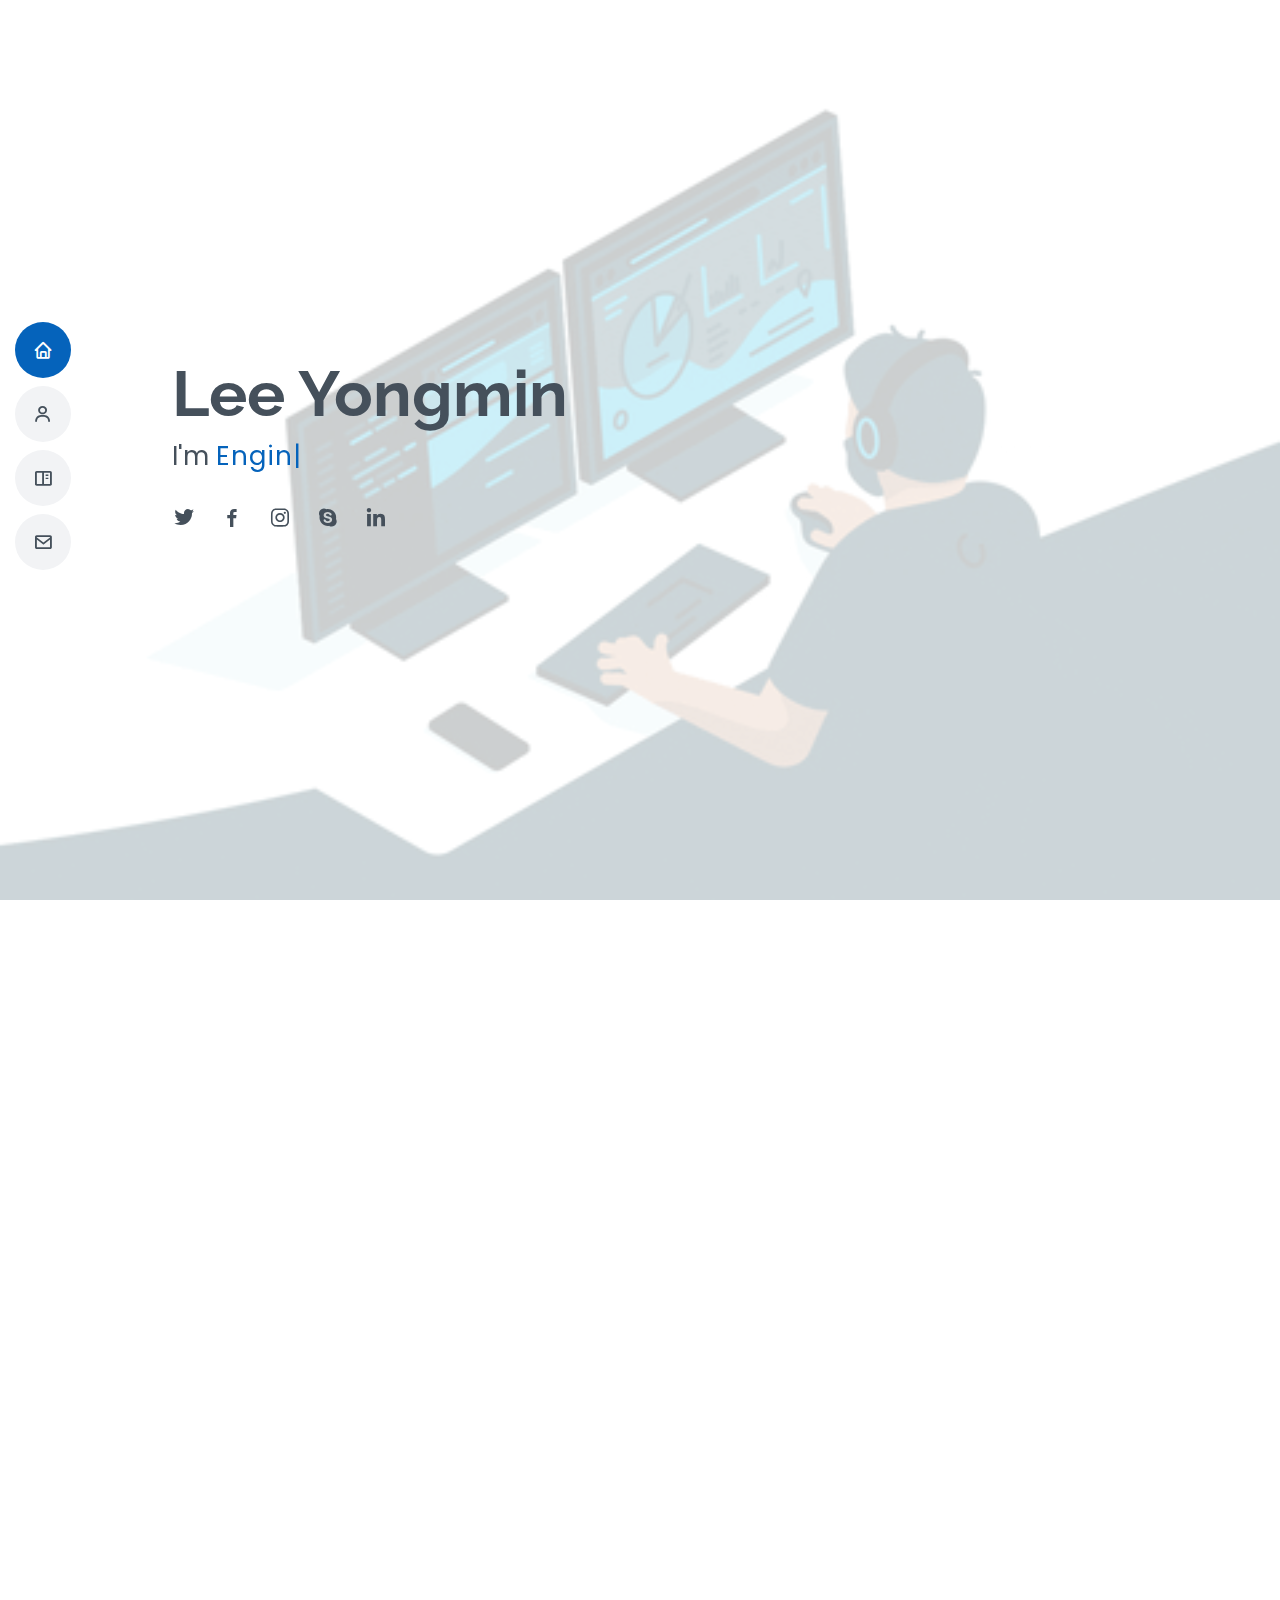
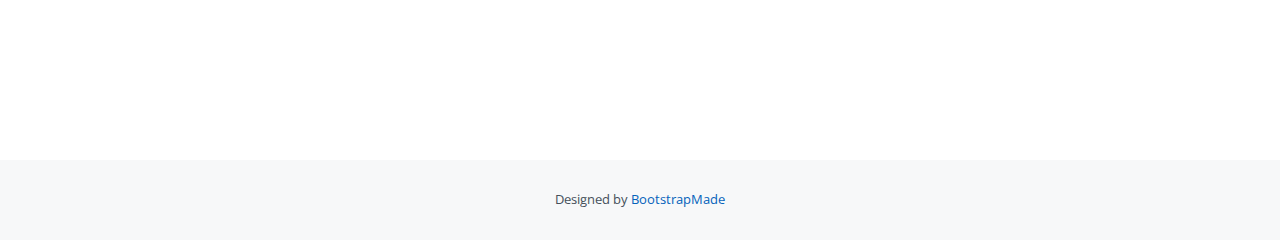
<file: index.html>
<!DOCTYPE html>
<html lang="en">

<head>
  <meta charset="utf-8">
  <meta content="width=device-width, initial-scale=1.0" name="viewport">

  <title>Welcome Lee Yongmin Portfolio</title>
  <meta content="" name="description">
  <meta content="" name="keywords">

  <!-- Favicons -->
  <link href="assets/img/favicon.png" rel="icon">
  <link href="assets/img/apple-touch-icon.png" rel="apple-touch-icon">

  <!-- Google Fonts -->
  <link href="https://fonts.googleapis.com/css?family=Open+Sans:300,300i,400,400i,600,600i,700,700i|Raleway:300,300i,400,400i,500,500i,600,600i,700,700i|Poppins:300,300i,400,400i,500,500i,600,600i,700,700i" rel="stylesheet">

  <!-- Vendor CSS Files -->
  <link href="assets/vendor/aos/aos.css" rel="stylesheet">
  <link href="assets/vendor/bootstrap/css/bootstrap.min.css" rel="stylesheet">
  <link href="assets/vendor/bootstrap-icons/bootstrap-icons.css" rel="stylesheet">
  <link href="assets/vendor/boxicons/css/boxicons.min.css" rel="stylesheet">
  <link href="assets/vendor/glightbox/css/glightbox.min.css" rel="stylesheet">
  <link href="assets/vendor/swiper/swiper-bundle.min.css" rel="stylesheet">

  <!-- Template Main CSS File -->
  <link href="assets/css/style.css" rel="stylesheet">

  <!-- =======================================================
  * Template Name: MyResume
  * Template URL: https://bootstrapmade.com/free-html-bootstrap-template-my-resume/
  * Updated: Mar 17 2024 with Bootstrap v5.3.3
  * Author: BootstrapMade.com
  * License: https://bootstrapmade.com/license/
  ======================================================== -->
</head>

<body>

  <!-- ======= Mobile nav toggle button ======= -->
  <!-- <button type="button" class="mobile-nav-toggle d-xl-none"><i class="bi bi-list mobile-nav-toggle"></i></button> -->
  <i class="bi bi-list mobile-nav-toggle d-lg-none"></i>
  <!-- ======= Header ======= -->
  <header id="header" class="d-flex flex-column justify-content-center">

    <nav id="navbar" class="navbar nav-menu">
      <ul>
        <li><a href="#hero" class="nav-link scrollto active"><i class="bx bx-home"></i> <span>Home</span></a></li>
        <li><a href="#about" class="nav-link scrollto"><i class="bx bx-user"></i> <span>About</span></a></li>
        <!-- <li><a href="#resume" class="nav-link scrollto"><i class="bx bx-file-blank"></i> <span>Resume</span></a></li> -->
        <li><a href="#portfolio" class="nav-link scrollto"><i class="bx bx-book-content"></i> <span>Portfolio</span></a></li>
        <!-- <li><a href="#services" class="nav-link scrollto"><i class="bx bx-server"></i> <span>Services</span></a></li> -->
        <li><a href="#contact" class="nav-link scrollto"><i class="bx bx-envelope"></i> <span>Contact</span></a></li>
      </ul>
    </nav><!-- .nav-menu -->

  </header><!-- End Header -->

  <!-- ======= Hero Section ======= -->
  <section id="hero" class="d-flex flex-column justify-content-center">
    <div class="container" data-aos="zoom-in" data-aos-delay="100">
      <h1>Lee Yongmin</h1>
      <p>I'm <span class="typed" data-typed-items="Engineer, Developer"></span></p>
      <div class="social-links">
        <a href="#" class="twitter"><i class="bx bxl-twitter"></i></a>
        <a href="#" class="facebook"><i class="bx bxl-facebook"></i></a>
        <a href="#" class="instagram"><i class="bx bxl-instagram"></i></a>
        <a href="#" class="google-plus"><i class="bx bxl-skype"></i></a>
        <a href="#" class="linkedin"><i class="bx bxl-linkedin"></i></a>
      </div>
    </div>
  </section><!-- End Hero -->

  <main id="main">

    <!-- ======= About Section ======= -->
    <section id="about" class="about">
      <div class="container" data-aos="fade-up">

        <div class="section-title">
          <h2>About</h2>
          <p style="font-size: 1.2em;">고민만하면 아무것도 할 수 없다 그러니 일단 실행하자. </p>
          <P style="font-size: 1.2em;">새로운 기술을 배우는것을 좋아하는 기술자 이용민 입니다.</p>
        </div>

        <div class="row">
          <div class="col-lg-4">
            <img src="assets/img/profile-img.jpg" class="img-fluid" alt="">
          </div>
          <div class="col-lg-8 pt-4 pt-lg-0 content">
            <h3>Cloud Engineer &amp; Game Developer (Unity)</h3>
            <p class="fst-italic">
              <!-- Lorem ipsum dolor sit amet, consectetur adipiscing elit, sed do eiusmod tempor incididunt ut labore et dolore
              magna aliqua. -->
            </p>
            <div class="row">
              <div class="col-lg-6">
                <ul>
                  <li><i class="bi bi-chevron-right"></i> <strong>Birthday:</strong> <span>24 Jan 1997</span></li>
                  <li><i class="bi bi-chevron-right"></i> <strong>Phone:</strong> <span>+82 10 7402 0871</span></li>
                  <li><i class="bi bi-chevron-right"></i> <strong>City:</strong> <span>경기도 안양시 만안구</span></li>
                  <li><i class="bi bi-chevron-right"></i> <strong>Skill:</strong>
                    <span>Cloud Service (AWS, KT, NHN)
                      <br>Linux Server (3-Tier, Proxy)
                      <br>VMware (ESXi)
                      <br>Switching (VTP, VLAN, Trunking, Routing, NAT)
                      <br>Coding (C++, C#, Node.js, PHP, HTML)
                      <br>Game Engine (Unity)
                    </span></li>
                </ul>
              </div>
              <div class="col-lg-6">
                <ul>
                  <li><i class="bi bi-chevron-right"></i> <strong>Age:</strong> <span>27</span></li>
                  <li><i class="bi bi-chevron-right"></i> <strong>Degree:</strong> <span>Master</span></li>
                  <li><i class="bi bi-chevron-right"></i> <strong>PhEmailone:</strong> <span>terminus_ya@naver.com</span></li>
                  <li ><i class="bi bi-chevron-right"></i> <strong>license:</strong>
                    <span>정보처리기능사
                      <br>네트워크 관리사 2급
                    </span></li>
                </ul>
              </div>
            </div>
          </div>
        </div>

      </div>
    </section><!-- End About Section -->

    <!-- ======= Facts Section ======= -->
    <!-- <section id="facts" class="facts">
      <div class="container" data-aos="fade-up">

        <div class="section-title">
          <h2>Facts</h2>
          <p>Magnam dolores commodi suscipit. Necessitatibus eius consequatur ex aliquid fuga eum quidem. Sit sint consectetur velit. Quisquam quos quisquam cupiditate. Et nemo qui impedit suscipit alias ea. Quia fugiat sit in iste officiis commodi quidem hic quas.</p>
        </div>

        <div class="row">

          <div class="col-lg-3 col-md-6">
            <div class="count-box">
              <i class="bi bi-emoji-smile"></i>
              <span data-purecounter-start="0" data-purecounter-end="232" data-purecounter-duration="1" class="purecounter"></span>
              <p>Happy Clients</p>
            </div>
          </div>

          <div class="col-lg-3 col-md-6 mt-5 mt-md-0">
            <div class="count-box">
              <i class="bi bi-journal-richtext"></i>
              <span data-purecounter-start="0" data-purecounter-end="521" data-purecounter-duration="1" class="purecounter"></span>
              <p>Projects</p>
            </div>
          </div>

          <div class="col-lg-3 col-md-6 mt-5 mt-lg-0">
            <div class="count-box">
              <i class="bi bi-headset"></i>
              <span data-purecounter-start="0" data-purecounter-end="1463" data-purecounter-duration="1" class="purecounter"></span>
              <p>Hours Of Support</p>
            </div>
          </div>

          <div class="col-lg-3 col-md-6 mt-5 mt-lg-0">
            <div class="count-box">
              <i class="bi bi-award"></i>
              <span data-purecounter-start="0" data-purecounter-end="25" data-purecounter-duration="1" class="purecounter"></span>
              <p>Awards</p>
            </div>
          </div>

        </div>

      </div>
    </section> -->
    <!-- End Facts Section -->

    <!-- ======= Skills Section ======= -->
    <!-- <section id="skills" class="skills section-bg">
      <div class="container" data-aos="fade-up">

        <div class="section-title">
          <h2>Skills</h2>
          <p>Magnam dolores commodi suscipit. Necessitatibus eius consequatur ex aliquid fuga eum quidem. Sit sint consectetur velit. Quisquam quos quisquam cupiditate. Et nemo qui impedit suscipit alias ea. Quia fugiat sit in iste officiis commodi quidem hic quas.</p>
        </div>

        <div class="row skills-content">

          <div class="col-lg-6">

            <div class="progress">
              <span class="skill">HTML <i class="val">100%</i></span>
              <div class="progress-bar-wrap">
                <div class="progress-bar" role="progressbar" aria-valuenow="100" aria-valuemin="0" aria-valuemax="100"></div>
              </div>
            </div>

            <div class="progress">
              <span class="skill">CSS <i class="val">90%</i></span>
              <div class="progress-bar-wrap">
                <div class="progress-bar" role="progressbar" aria-valuenow="90" aria-valuemin="0" aria-valuemax="100"></div>
              </div>
            </div>

            <div class="progress">
              <span class="skill">JavaScript <i class="val">75%</i></span>
              <div class="progress-bar-wrap">
                <div class="progress-bar" role="progressbar" aria-valuenow="75" aria-valuemin="0" aria-valuemax="100"></div>
              </div>
            </div>

          </div>

          <div class="col-lg-6">

            <div class="progress">
              <span class="skill">PHP <i class="val">80%</i></span>
              <div class="progress-bar-wrap">
                <div class="progress-bar" role="progressbar" aria-valuenow="80" aria-valuemin="0" aria-valuemax="100"></div>
              </div>
            </div>

            <div class="progress">
              <span class="skill">WordPress/CMS <i class="val">90%</i></span>
              <div class="progress-bar-wrap">
                <div class="progress-bar" role="progressbar" aria-valuenow="90" aria-valuemin="0" aria-valuemax="100"></div>
              </div>
            </div>

            <div class="progress">
              <span class="skill">Photoshop <i class="val">55%</i></span>
              <div class="progress-bar-wrap">
                <div class="progress-bar" role="progressbar" aria-valuenow="55" aria-valuemin="0" aria-valuemax="100"></div>
              </div>
            </div>

          </div>

        </div>

      </div>
    </section> -->
    <!-- End Skills Section -->

    <!-- ======= Resume Section ======= -->
    <!-- <section id="resume" class="resume">
      <div class="container" data-aos="fade-up">

        <div class="section-title">
          <h2>Resume</h2>
          <p>Magnam dolores commodi suscipit. Necessitatibus eius consequatur ex aliquid fuga eum quidem. Sit sint consectetur velit. Quisquam quos quisquam cupiditate. Et nemo qui impedit suscipit alias ea. Quia fugiat sit in iste officiis commodi quidem hic quas.</p>
        </div>

        <div class="row">
          <div class="col-lg-6">
            <h3 class="resume-title">Sumary</h3>
            <div class="resume-item pb-0">
              <h4>Brandon Johnson</h4>
              <p><em>Innovative and deadline-driven Graphic Designer with 3+ years of experience designing and developing user-centered digital/print marketing material from initial concept to final, polished deliverable.</em></p>
              <ul>
                <li>Portland par 127,Orlando, FL</li>
                <li>(123) 456-7891</li>
                <li>alice.barkley@example.com</li>
              </ul>
            </div>

            <h3 class="resume-title">Education</h3>
            <div class="resume-item">
              <h4>Master of Fine Arts &amp; Graphic Design</h4>
              <h5>2015 - 2016</h5>
              <p><em>Rochester Institute of Technology, Rochester, NY</em></p>
              <p>Qui deserunt veniam. Et sed aliquam labore tempore sed quisquam iusto autem sit. Ea vero voluptatum qui ut dignissimos deleniti nerada porti sand markend</p>
            </div>
            <div class="resume-item">
              <h4>Bachelor of Fine Arts &amp; Graphic Design</h4>
              <h5>2010 - 2014</h5>
              <p><em>Rochester Institute of Technology, Rochester, NY</em></p>
              <p>Quia nobis sequi est occaecati aut. Repudiandae et iusto quae reiciendis et quis Eius vel ratione eius unde vitae rerum voluptates asperiores voluptatem Earum molestiae consequatur neque etlon sader mart dila</p>
            </div>
          </div>
          <div class="col-lg-6">
            <h3 class="resume-title">Professional Experience</h3>
            <div class="resume-item">
              <h4>Senior graphic design specialist</h4>
              <h5>2019 - Present</h5>
              <p><em>Experion, New York, NY </em></p>
              <ul>
                <li>Lead in the design, development, and implementation of the graphic, layout, and production communication materials</li>
                <li>Delegate tasks to the 7 members of the design team and provide counsel on all aspects of the project. </li>
                <li>Supervise the assessment of all graphic materials in order to ensure quality and accuracy of the design</li>
                <li>Oversee the efficient use of production project budgets ranging from $2,000 - $25,000</li>
              </ul>
            </div>
            <div class="resume-item">
              <h4>Graphic design specialist</h4>
              <h5>2017 - 2018</h5>
              <p><em>Stepping Stone Advertising, New York, NY</em></p>
              <ul>
                <li>Developed numerous marketing programs (logos, brochures,infographics, presentations, and advertisements).</li>
                <li>Managed up to 5 projects or tasks at a given time while under pressure</li>
                <li>Recommended and consulted with clients on the most appropriate graphic design</li>
                <li>Created 4+ design presentations and proposals a month for clients and account managers</li>
              </ul>
            </div>
          </div>
        </div>

      </div>
    </section> -->
    <!-- End Resume Section -->

    <!-- ======= Portfolio Section ======= -->
    <section id="portfolio" class="portfolio section-bg">
      <div class="container" data-aos="fade-up">

        <div class="section-title">
          <h2>Portfolio</h2>
        </div>

        <div class="row">
          <div class="col-lg-12 d-flex justify-content-center" data-aos="fade-up" data-aos-delay="100">
            <ul id="portfolio-flters">
              <li data-filter="*" class="filter-active">All</li>
              <li data-filter=".filter-onpre">On-Premise</li>
              <li data-filter=".filter-nhn">NHN Cloud</li>
              <li data-filter=".filter-multi">AWS & KT Multi Cloud</li>
              <li data-filter=".filter-unity">Unity Game</li>
            </ul>
          </div>
        </div>

        <div class="row portfolio-container" data-aos="fade-up" data-aos-delay="200">

          <div class="col-lg-4 col-md-6 portfolio-item filter-onpre">
            <div class="portfolio-wrap">
              <img src="assets/img/portfolio/portfolio-1.jpg" class="img-fluid" alt="">
              <div class="portfolio-info">
                <h4>On-Premise 1</h4>
                <p>On-Premise</p>
                <div class="portfolio-links">
                  <a href="assets/img/portfolio/portfolio-1.jpg" data-gallery="portfolioGallery" class="portfolio-lightbox" title="On-Premise"><i class="bx bx-plus"></i></a>
                  <a href="portfolio-details_1.html" class="portfolio-details-lightbox" data-glightbox="type: external" title="Portfolio Details"><i class="bx bx-link"></i></a>
                </div>
              </div>
            </div>
          </div>

          <div class="col-lg-4 col-md-6 portfolio-item filter-onpre">
            <div class="portfolio-wrap">
              <img src="assets/img/portfolio/portfolio-2.jpg" class="img-fluid" alt="">
              <div class="portfolio-info">
                <h4>On-Premise 2</h4>
                <p>On-Premise</p>
                <div class="portfolio-links">
                  <a href="assets/img/portfolio/portfolio-2.jpg" data-gallery="portfolioGallery" class="portfolio-lightbox" title="On-Premise"><i class="bx bx-plus"></i></a>
                  <a href="portfolio-details_1.html" class="portfolio-details-lightbox" data-glightbox="type: external" title="Portfolio Details"><i class="bx bx-link"></i></a>
                </div>
              </div>
            </div>
          </div>

          <div class="col-lg-4 col-md-6 portfolio-item filter-onpre">
            <div class="portfolio-wrap">
              <img src="assets/img/portfolio/portfolio-3.png" class="img-fluid" alt="">
              <div class="portfolio-info">
                <h4>On-Premise 3</h4>
                <p>On-Premise</p>
                <div class="portfolio-links">
                  <a href="assets/img/portfolio/portfolio-3.png" data-gallery="portfolioGallery" class="portfolio-lightbox" title="On-Premise"><i class="bx bx-plus"></i></a>
                  <a href="portfolio-details_1.html" class="portfolio-details-lightbox" data-glightbox="type: external" title="Portfolio Details"><i class="bx bx-link"></i></a>
                </div>
              </div>
            </div>
          </div>

          <div class="col-lg-4 col-md-6 portfolio-item filter-onpre">
            <div class="portfolio-wrap">
              <img src="assets/img/portfolio/portfolio-4.png" class="img-fluid" alt="">
              <div class="portfolio-info">
                <h4>On-Premise 4</h4>
                <p>On-Premise</p>
                <div class="portfolio-links">
                  <a href="assets/img/portfolio/portfolio-4.png" data-gallery="portfolioGallery" class="portfolio-lightbox" title="On-Premise"><i class="bx bx-plus"></i></a>
                  <a href="portfolio-details_1.html" class="portfolio-details-lightbox" data-glightbox="type: external" title="Portfolio Details"><i class="bx bx-link"></i></a>
                </div>
              </div>
            </div>
          </div>

          <div class="col-lg-4 col-md-6 portfolio-item filter-nhn">
            <div class="portfolio-wrap">
              <img src="assets/img/portfolio/portfolio-5.png" class="img-fluid" alt="">
              <div class="portfolio-info">
                <h4>NHN Cloud 1</h4>
                <p>NHN Cloud</p>
                <div class="portfolio-links">
                  <a href="assets/img/portfolio/portfolio-5.png" data-gallery="portfolioGallery" class="portfolio-lightbox" title="NHN Cloud"><i class="bx bx-plus"></i></a>
                  <a href="portfolio-details_2.html" class="portfolio-details-lightbox" data-glightbox="type: external" title="Portfolio Details"><i class="bx bx-link"></i></a>
                </div>
              </div>
            </div>
          </div>

          <div class="col-lg-4 col-md-6 portfolio-item filter-nhn">
            <div class="portfolio-wrap">
              <img src="assets/img/portfolio/portfolio-6.png" class="img-fluid" alt="">
              <div class="portfolio-info">
                <h4>NHN Cloud 2</h4>
                <p>NHN Cloud</p>
                <div class="portfolio-links">
                  <a href="assets/img/portfolio/portfolio-6.png" data-gallery="portfolioGallery" class="portfolio-lightbox" title="NHN Cloud"><i class="bx bx-plus"></i></a>
                  <a href="portfolio-details_2.html" class="portfolio-details-lightbox" data-glightbox="type: external" title="Portfolio Details"><i class="bx bx-link"></i></a>
                </div>
              </div>
            </div>
          </div>

          <div class="col-lg-4 col-md-6 portfolio-item filter-multi">
            <div class="portfolio-wrap">
              <img src="assets/img/portfolio/portfolio-7.png" class="img-fluid" alt="">
              <div class="portfolio-info">
                <h4>AWS & KT Multi Cloud 1</h4>
                <p>AWS & KT Multi Cloud</p>
                <div class="portfolio-links">
                  <a href="assets/img/portfolio/portfolio-7.png" data-gallery="portfolioGallery" class="portfolio-lightbox" title="AWS & KT Multi Cloud"><i class="bx bx-plus"></i></a>
                  <a href="portfolio-details_3.html" class="portfolio-details-lightbox" data-glightbox="type: external" title="Portfolio Details"><i class="bx bx-link"></i></a>
                </div>
              </div>
            </div>
          </div>

          <div class="col-lg-4 col-md-6 portfolio-item filter-multi">
            <div class="portfolio-wrap">
              <img src="assets/img/portfolio/portfolio-8.png" class="img-fluid" alt="">
              <div class="portfolio-info">
                <h4>AWS & KT Multi Cloud 2</h4>
                <p>AWS & KT Multi Cloud</p>
                <div class="portfolio-links">
                  <a href="assets/img/portfolio/portfolio-8.png" data-gallery="portfolioGallery" class="portfolio-lightbox" title="AWS & KT Multi Cloud"><i class="bx bx-plus"></i></a>
                  <a href="portfolio-details_3.html" class="portfolio-details-lightbox" data-glightbox="type: external" title="Portfolio Details"><i class="bx bx-link"></i></a>
                </div>
              </div>
            </div>
          </div>

          <div class="col-lg-4 col-md-6 portfolio-item filter-unity">
            <div class="portfolio-wrap">
              <img src="assets/img/portfolio/portfolio-9.png" class="img-fluid" alt="">
              <div class="portfolio-info">
                <h4>Unity Game 1</h4>
                <p>Unity Game</p>
                <div class="portfolio-links">
                  <a href="assets/img/portfolio/portfolio-9.png" data-gallery="portfolioGallery" class="portfolio-lightbox" title="Unity Game"><i class="bx bx-plus"></i></a>
                  <a href="portfolio-details_4.html" class="portfolio-details-lightbox" data-glightbox="type: external" title="Portfolio Details"><i class="bx bx-link"></i></a>
                </div>
              </div>
            </div>
          </div>

        </div>

      </div>
    </section><!-- End Portfolio Section -->

    <!-- ======= Services Section ======= -->
    <!-- <section id="services" class="services">
      <div class="container" data-aos="fade-up">

        <div class="section-title">
          <h2>Services</h2>
          <p>Magnam dolores commodi suscipit. Necessitatibus eius consequatur ex aliquid fuga eum quidem. Sit sint consectetur velit. Quisquam quos quisquam cupiditate. Et nemo qui impedit suscipit alias ea. Quia fugiat sit in iste officiis commodi quidem hic quas.</p>
        </div>

        <div class="row">

          <div class="col-lg-4 col-md-6 d-flex align-items-stretch" data-aos="zoom-in" data-aos-delay="100">
            <div class="icon-box iconbox-blue">
              <div class="icon">
                <svg width="100" height="100" viewBox="0 0 600 600" xmlns="http://www.w3.org/2000/svg">
                  <path stroke="none" stroke-width="0" fill="#f5f5f5" d="M300,521.0016835830174C376.1290562159157,517.8887921683347,466.0731472004068,529.7835943286574,510.70327084640275,468.03025145048787C554.3714126377745,407.6079735673963,508.03601936045806,328.9844924480964,491.2728898941984,256.3432110539036C474.5976632858925,184.082847569629,479.9380746630129,96.60480741107993,416.23090153303,58.64404602377083C348.86323505073057,18.502131276798302,261.93793281208167,40.57373210992963,193.5410806939664,78.93577620505333C130.42746243093433,114.334589627462,98.30271207620316,179.96522072025542,76.75703585869454,249.04625023123273C51.97151888228291,328.5150500222984,13.704378332031375,421.85034740162234,66.52175969318436,486.19268352777647C119.04800174914682,550.1803526380478,217.28368757567262,524.383925680826,300,521.0016835830174"></path>
                </svg>
                <i class="bx bxl-dribbble"></i>
              </div>
              <h4><a href="">Lorem Ipsum</a></h4>
              <p>Voluptatum deleniti atque corrupti quos dolores et quas molestias excepturi</p>
            </div>
          </div>

          <div class="col-lg-4 col-md-6 d-flex align-items-stretch mt-4 mt-md-0" data-aos="zoom-in" data-aos-delay="200">
            <div class="icon-box iconbox-orange ">
              <div class="icon">
                <svg width="100" height="100" viewBox="0 0 600 600" xmlns="http://www.w3.org/2000/svg">
                  <path stroke="none" stroke-width="0" fill="#f5f5f5" d="M300,582.0697525312426C382.5290701553225,586.8405444964366,449.9789794690241,525.3245884688669,502.5850820975895,461.55621195738473C556.606425686781,396.0723002908107,615.8543463187945,314.28637112970534,586.6730223649479,234.56875336149918C558.9533121215079,158.8439757836574,454.9685369536778,164.00468322053177,381.49747125262974,130.76875717737553C312.15926192815925,99.40240125094834,248.97055460311594,18.661163978235184,179.8680185752513,50.54337015887873C110.5421016452524,82.52863877960104,119.82277516462835,180.83849132639028,109.12597500060166,256.43424936330496C100.08760227029461,320.3096726198365,92.17705696193138,384.0621239912766,124.79988738764834,439.7174275375508C164.83382741302287,508.01625554203684,220.96474134820875,577.5009287672846,300,582.0697525312426"></path>
                </svg>
                <i class="bx bx-file"></i>
              </div>
              <h4><a href="">Sed Perspiciatis</a></h4>
              <p>Duis aute irure dolor in reprehenderit in voluptate velit esse cillum dolore</p>
            </div>
          </div>

          <div class="col-lg-4 col-md-6 d-flex align-items-stretch mt-4 mt-lg-0" data-aos="zoom-in" data-aos-delay="300">
            <div class="icon-box iconbox-pink">
              <div class="icon">
                <svg width="100" height="100" viewBox="0 0 600 600" xmlns="http://www.w3.org/2000/svg">
                  <path stroke="none" stroke-width="0" fill="#f5f5f5" d="M300,541.5067337569781C382.14930387511276,545.0595476570109,479.8736841581634,548.3450877840088,526.4010558755058,480.5488172755941C571.5218469581645,414.80211281144784,517.5187510058486,332.0715597781072,496.52539010469104,255.14436215662573C477.37192572678356,184.95920475031193,473.57363656557914,105.61284051026155,413.0603344069578,65.22779650032875C343.27470386102294,18.654635553484475,251.2091493199835,5.337323636656869,175.0934190732945,40.62881213300186C97.87086631185822,76.43348514350839,51.98124368387456,156.15599469081315,36.44837278890362,239.84606092416172C21.716077023791087,319.22268207091537,43.775223500013084,401.1760424656574,96.891909868211,461.97329694683043C147.22146801428983,519.5804099606455,223.5754009179313,538.201503339737,300,541.5067337569781"></path>
                </svg>
                <i class="bx bx-tachometer"></i>
              </div>
              <h4><a href="">Magni Dolores</a></h4>
              <p>Excepteur sint occaecat cupidatat non proident, sunt in culpa qui officia</p>
            </div>
          </div>

          <div class="col-lg-4 col-md-6 d-flex align-items-stretch mt-4" data-aos="zoom-in" data-aos-delay="100">
            <div class="icon-box iconbox-yellow">
              <div class="icon">
                <svg width="100" height="100" viewBox="0 0 600 600" xmlns="http://www.w3.org/2000/svg">
                  <path stroke="none" stroke-width="0" fill="#f5f5f5" d="M300,503.46388370962813C374.79870501325706,506.71871716319447,464.8034551963731,527.1746412648533,510.4981551193396,467.86667711651364C555.9287308511215,408.9015244558933,512.6030010748507,327.5744911775523,490.211057578863,256.5855673507754C471.097692560561,195.9906835881958,447.69079081568157,138.11976852964426,395.19560036434837,102.3242989838813C329.3053358748298,57.3949838291264,248.02791733380457,8.279543830951368,175.87071277845988,42.242879143198664C103.41431057327972,76.34704239035025,93.79494320519305,170.9812938413882,81.28167332365135,250.07896920659033C70.17666984294237,320.27484674793965,64.84698225790005,396.69656628748305,111.28512138212992,450.4950937839243C156.20124167950087,502.5303643271138,231.32542653798444,500.4755392045468,300,503.46388370962813"></path>
                </svg>
                <i class="bx bx-layer"></i>
              </div>
              <h4><a href="">Nemo Enim</a></h4>
              <p>At vero eos et accusamus et iusto odio dignissimos ducimus qui blanditiis</p>
            </div>
          </div>

          <div class="col-lg-4 col-md-6 d-flex align-items-stretch mt-4" data-aos="zoom-in" data-aos-delay="200">
            <div class="icon-box iconbox-red">
              <div class="icon">
                <svg width="100" height="100" viewBox="0 0 600 600" xmlns="http://www.w3.org/2000/svg">
                  <path stroke="none" stroke-width="0" fill="#f5f5f5" d="M300,532.3542879108572C369.38199826031484,532.3153073249985,429.10787420159085,491.63046689027357,474.5244479745417,439.17860296908856C522.8885846962883,383.3225815378663,569.1668002868075,314.3205725914397,550.7432151929288,242.7694973846089C532.6665558377875,172.5657663291529,456.2379748765914,142.6223662098291,390.3689995646985,112.34683881706744C326.66090330228417,83.06452184765237,258.84405631176094,53.51806209861945,193.32584062364296,78.48882559362697C121.61183558270385,105.82097193414197,62.805066853699245,167.19869350419734,48.57481801355237,242.6138429142374C34.843463184063346,315.3850353017275,76.69343916112496,383.4422959591041,125.22947124332185,439.3748458443577C170.7312796277747,491.8107796887764,230.57421082200815,532.3932930995766,300,532.3542879108572"></path>
                </svg>
                <i class="bx bx-slideshow"></i>
              </div>
              <h4><a href="">Dele Cardo</a></h4>
              <p>Quis consequatur saepe eligendi voluptatem consequatur dolor consequuntur</p>
            </div>
          </div>

          <div class="col-lg-4 col-md-6 d-flex align-items-stretch mt-4" data-aos="zoom-in" data-aos-delay="300">
            <div class="icon-box iconbox-teal">
              <div class="icon">
                <svg width="100" height="100" viewBox="0 0 600 600" xmlns="http://www.w3.org/2000/svg">
                  <path stroke="none" stroke-width="0" fill="#f5f5f5" d="M300,566.797414625762C385.7384707136149,576.1784315230908,478.7894351017131,552.8928747891023,531.9192734346935,484.94944893311C584.6109503024035,417.5663521118492,582.489472248146,322.67544863468447,553.9536738515405,242.03673114598146C529.1557734026468,171.96086150256528,465.24506316201064,127.66468636344209,395.9583748389544,100.7403814666027C334.2173773831606,76.7482773500951,269.4350130405921,84.62216499799875,207.1952322260088,107.2889140133804C132.92018162631612,134.33871894543012,41.79353780512637,160.00259165414826,22.644507872594943,236.69541883565114C3.319112789854554,314.0945973066697,72.72355303640163,379.243833228382,124.04198916343866,440.3218312028393C172.9286146004772,498.5055451809895,224.45579914871206,558.5317968840102,300,566.797414625762"></path>
                </svg>
                <i class="bx bx-arch"></i>
              </div>
              <h4><a href="">Divera Don</a></h4>
              <p>Modi nostrum vel laborum. Porro fugit error sit minus sapiente sit aspernatur</p>
            </div>
          </div>

        </div>

      </div>
    </section> -->
    <!-- End Services Section -->

    <!-- ======= Testimonials Section ======= -->

    <!-- <section id="testimonials" class="testimonials section-bg">
      <div class="container" data-aos="fade-up">

        <div class="section-title">
          <h2>Testimonials</h2>
        </div>

        <div class="testimonials-slider swiper" data-aos="fade-up" data-aos-delay="100">
          <div class="swiper-wrapper">

            <div class="swiper-slide">
              <div class="testimonial-item">
                <img src="assets/img/testimonials/testimonials-1.jpg" class="testimonial-img" alt="">
                <h3>Saul Goodman</h3>
                <h4>Ceo &amp; Founder</h4>
                <p>
                  <i class="bx bxs-quote-alt-left quote-icon-left"></i>
                  Proin iaculis purus consequat sem cure digni ssim donec porttitora entum suscipit rhoncus. Accusantium quam, ultricies eget id, aliquam eget nibh et. Maecen aliquam, risus at semper.
                  <i class="bx bxs-quote-alt-right quote-icon-right"></i>
                </p>
              </div>
            </div>

            <div class="swiper-slide">
              <div class="testimonial-item">
                <img src="assets/img/testimonials/testimonials-2.jpg" class="testimonial-img" alt="">
                <h3>Sara Wilsson</h3>
                <h4>Designer</h4>
                <p>
                  <i class="bx bxs-quote-alt-left quote-icon-left"></i>
                  Export tempor illum tamen malis malis eram quae irure esse labore quem cillum quid cillum eram malis quorum velit fore eram velit sunt aliqua noster fugiat irure amet legam anim culpa.
                  <i class="bx bxs-quote-alt-right quote-icon-right"></i>
                </p>
              </div>
            </div>

          </div>
          <div class="swiper-pagination"></div>
        </div>

      </div>
    </section> -->
    
    <!-- End Testimonials Section -->

    <!-- ======= Contact Section ======= -->
    <section id="contact" class="contact">
      <div class="container" data-aos="fade-up">

        <div class="section-title">
          <h2>Contact</h2>
        </div>

        <div class="row mt-1">

          <div class="col-lg-4">
            <div class="info">
              <div class="address">
                <i class="bi bi-geo-alt"></i>
                <h4>Location:</h4>
                <p>경기도 안양시 만안구</p>
              </div>

              <div class="email">
                <i class="bi bi-envelope"></i>
                <h4>Email:</h4>
                <p>terminus_ys@naver.com</p>
              </div>

              <div class="phone">
                <i class="bi bi-phone"></i>
                <h4>Call:</h4>
                <p>+82-10 7402 0871</p>
              </div>

            </div>

          </div>

          <div class="col-lg-8 mt-5 mt-lg-0">

            <form action="forms/contact.php" method="post" role="form" class="php-email-form">
              <div class="row">
                <div class="col-md-6 form-group">
                  <input type="text" name="name" class="form-control" id="name" placeholder="Your Name" required>
                </div>
                <div class="col-md-6 form-group mt-3 mt-md-0">
                  <input type="email" class="form-control" name="email" id="email" placeholder="Your Email" required>
                </div>
              </div>
              <div class="form-group mt-3">
                <input type="text" class="form-control" name="subject" id="subject" placeholder="Subject" required>
              </div>
              <div class="form-group mt-3">
                <textarea class="form-control" name="message" rows="5" placeholder="Message" required></textarea>
              </div>
              <div class="my-3">
                <div class="loading">Loading</div>
                <div class="error-message"></div>
                <div class="sent-message">Your message has been sent. Thank you!</div>
              </div>
              <div class="text-center"><button type="submit">Send Message</button></div>
            </form>

          </div>

        </div>

      </div>
    </section><!-- End Contact Section -->

  </main><!-- End #main -->

  <!-- ======= Footer ======= -->

  <footer id="footer">
    <div class="container">
      <!-- <h3>Brandon Johnson</h3>
      <p>Et aut eum quis fuga eos sunt ipsa nihil. Labore corporis magni eligendi fuga maxime saepe commodi placeat.</p>
      <div class="social-links">
        <a href="#" class="twitter"><i class="bx bxl-twitter"></i></a>
        <a href="#" class="facebook"><i class="bx bxl-facebook"></i></a>
        <a href="#" class="instagram"><i class="bx bxl-instagram"></i></a>
        <a href="#" class="google-plus"><i class="bx bxl-skype"></i></a>
        <a href="#" class="linkedin"><i class="bx bxl-linkedin"></i></a>
      </div>
      <div class="copyright">
        &copy; Copyright <strong><span>MyResume</span></strong>. All Rights Reserved
      </div> -->
      <div class="credits">
        <!-- All the links in the footer should remain intact. -->
        <!-- You can delete the links only if you purchased the pro version. -->
        <!-- Licensing information: [license-url] -->
        <!-- Purchase the pro version with working PHP/AJAX contact form: https://bootstrapmade.com/free-html-bootstrap-template-my-resume/ -->
        Designed by <a href="https://bootstrapmade.com/">BootstrapMade</a>
      </div>
    </div>
  </footer>
  <!-- End Footer -->

  <div id="preloader"></div>
  <a href="#" class="back-to-top d-flex align-items-center justify-content-center"><i class="bi bi-arrow-up-short"></i></a>

  <!-- Vendor JS Files -->
  <script src="assets/vendor/purecounter/purecounter_vanilla.js"></script>
  <script src="assets/vendor/aos/aos.js"></script>
  <script src="assets/vendor/bootstrap/js/bootstrap.bundle.min.js"></script>
  <script src="assets/vendor/glightbox/js/glightbox.min.js"></script>
  <script src="assets/vendor/isotope-layout/isotope.pkgd.min.js"></script>
  <script src="assets/vendor/swiper/swiper-bundle.min.js"></script>
  <script src="assets/vendor/typed.js/typed.umd.js"></script>
  <script src="assets/vendor/waypoints/noframework.waypoints.js"></script>
  <script src="assets/vendor/php-email-form/validate.js"></script>

  <!-- Template Main JS File -->
  <script src="assets/js/main.js"></script>

</body>

</html>
</file>
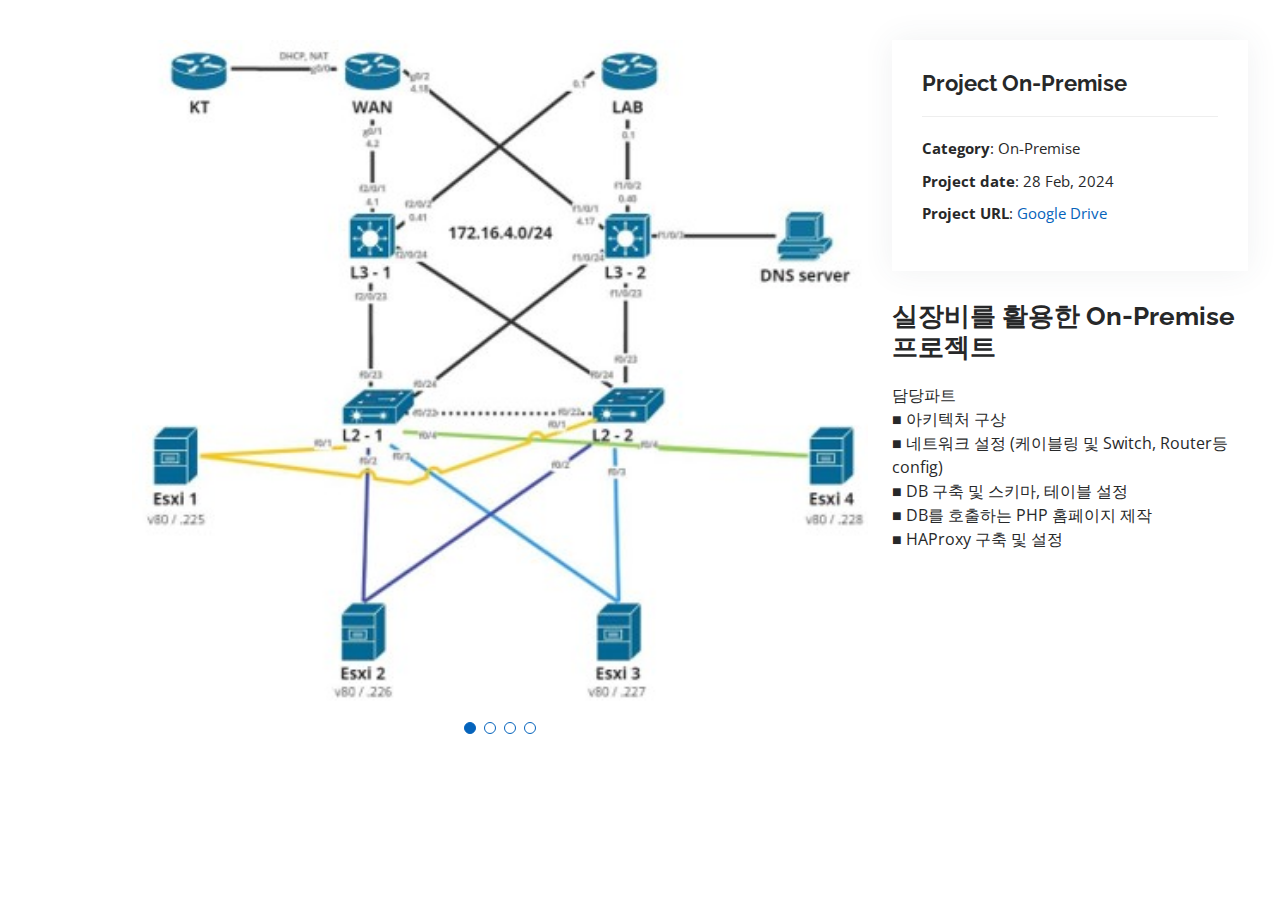
<file: portfolio-details_1.html>
<!DOCTYPE html>
<html lang="en">

<head>
  <meta charset="utf-8">
  <meta content="width=device-width, initial-scale=1.0" name="viewport">

  <title>Portfolio Details - Personal Bootstrap Template</title>
  <meta content="" name="description">
  <meta content="" name="keywords">

  <!-- Favicons -->
  <link href="assets/img/favicon.png" rel="icon">
  <link href="assets/img/apple-touch-icon.png" rel="apple-touch-icon">

  <!-- Google Fonts -->
  <link href="https://fonts.googleapis.com/css?family=Open+Sans:300,300i,400,400i,600,600i,700,700i|Raleway:300,300i,400,400i,500,500i,600,600i,700,700i|Poppins:300,300i,400,400i,500,500i,600,600i,700,700i" rel="stylesheet">

  <!-- Vendor CSS Files -->
  <link href="assets/vendor/aos/aos.css" rel="stylesheet">
  <link href="assets/vendor/bootstrap/css/bootstrap.min.css" rel="stylesheet">
  <link href="assets/vendor/bootstrap-icons/bootstrap-icons.css" rel="stylesheet">
  <link href="assets/vendor/boxicons/css/boxicons.min.css" rel="stylesheet">
  <link href="assets/vendor/glightbox/css/glightbox.min.css" rel="stylesheet">
  <link href="assets/vendor/swiper/swiper-bundle.min.css" rel="stylesheet">

  <!-- Template Main CSS File -->
  <link href="assets/css/style.css" rel="stylesheet">

  <!-- =======================================================
  * Template Name: MyResume
  * Template URL: https://bootstrapmade.com/free-html-bootstrap-template-my-resume/
  * Updated: Mar 17 2024 with Bootstrap v5.3.3
  * Author: BootstrapMade.com
  * License: https://bootstrapmade.com/license/
  ======================================================== -->
</head>

<body>

  <main id="main">

    <!-- ======= Portfolio Details Section ======= -->
    <section id="portfolio-details" class="portfolio-details">
      <div class="container">

        <div class="row gy-4">

          <div class="col-lg-8">
            <div class="portfolio-details-slider swiper">
              <div class="swiper-wrapper align-items-center">

                <div class="swiper-slide">
                  <img src="assets/img/portfolio/portfolio-details-1.jpg" alt="">
                </div>

                <div class="swiper-slide">
                  <img src="assets/img/portfolio/portfolio-details-2.png" alt="">
                </div>

                <div class="swiper-slide">
                  <img src="assets/img/portfolio/portfolio-details-3.png" alt="">
                </div>

                <div class="swiper-slide">
                  <img src="assets/img/portfolio/portfolio-details-4.png" alt="">
                </div>
                
              </div>
              <div class="swiper-pagination"></div>
            </div>
          </div>

          <div class="col-lg-4">
            <div class="portfolio-info">
              <h3>Project On-Premise</h3>
              <ul>
                <li><strong>Category</strong>: On-Premise</li>
                <li><strong>Project date</strong>: 28 Feb, 2024</li>
                <li><strong>Project URL</strong>: <a href="https://drive.google.com/drive/folders/1EwLbfMYmGsbCudWMA-3_dbRXMD2fK5L-?usp=sharing" target='_blank'>Google Drive</a></li>
              </ul>
            </div>
            <div class="portfolio-description">
              <h2>실장비를 활용한 On-Premise 프로젝트</h2>
              <p>
                담당파트<br>
                ■ 아키텍처 구상<br>
                ■ 네트워크 설정 (케이블링 및 Switch, Router등 config)<br>
                ■ DB 구축 및 스키마, 테이블 설정<br>
                ■ DB를 호출하는 PHP 홈페이지 제작<br>
                ■ HAProxy 구축 및 설정
              </p>
            </div>
          </div>

        </div>

      </div>
    </section><!-- End Portfolio Details Section -->

  </main><!-- End #main -->

  <div id="preloader"></div>
  <a href="#" class="back-to-top d-flex align-items-center justify-content-center"><i class="bi bi-arrow-up-short"></i></a>

  <!-- Vendor JS Files -->
  <script src="assets/vendor/purecounter/purecounter_vanilla.js"></script>
  <script src="assets/vendor/aos/aos.js"></script>
  <script src="assets/vendor/bootstrap/js/bootstrap.bundle.min.js"></script>
  <script src="assets/vendor/glightbox/js/glightbox.min.js"></script>
  <script src="assets/vendor/isotope-layout/isotope.pkgd.min.js"></script>
  <script src="assets/vendor/swiper/swiper-bundle.min.js"></script>
  <script src="assets/vendor/typed.js/typed.umd.js"></script>
  <script src="assets/vendor/waypoints/noframework.waypoints.js"></script>
  <script src="assets/vendor/php-email-form/validate.js"></script>

  <!-- Template Main JS File -->
  <script src="assets/js/main.js"></script>

</body>

</html>
</file>
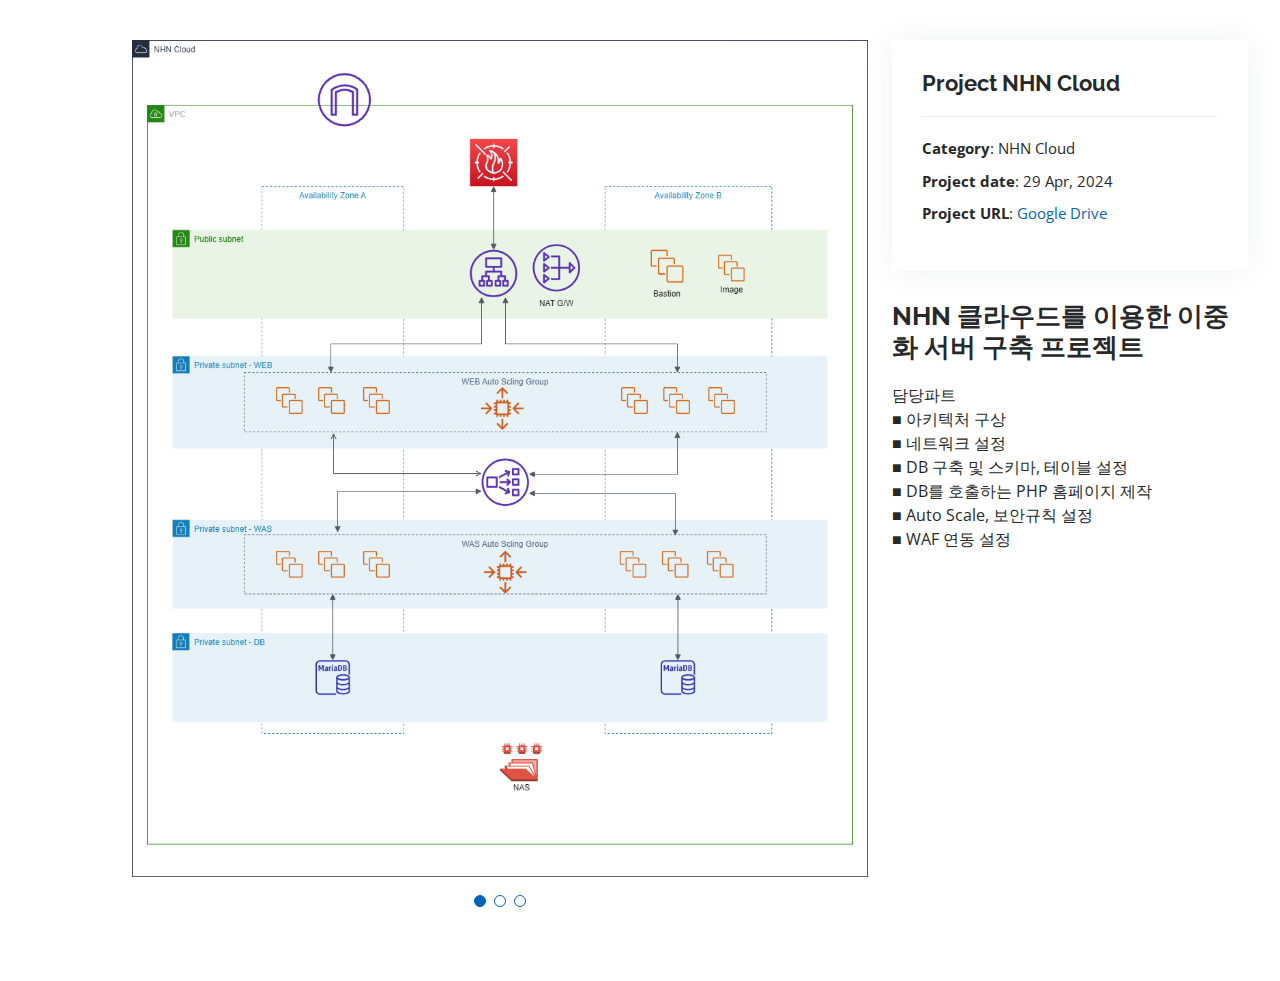
<file: portfolio-details_2.html>
<!DOCTYPE html>
<html lang="en">

<head>
  <meta charset="utf-8">
  <meta content="width=device-width, initial-scale=1.0" name="viewport">

  <title>Portfolio Details - Personal Bootstrap Template</title>
  <meta content="" name="description">
  <meta content="" name="keywords">

  <!-- Favicons -->
  <link href="assets/img/favicon.png" rel="icon">
  <link href="assets/img/apple-touch-icon.png" rel="apple-touch-icon">

  <!-- Google Fonts -->
  <link href="https://fonts.googleapis.com/css?family=Open+Sans:300,300i,400,400i,600,600i,700,700i|Raleway:300,300i,400,400i,500,500i,600,600i,700,700i|Poppins:300,300i,400,400i,500,500i,600,600i,700,700i" rel="stylesheet">

  <!-- Vendor CSS Files -->
  <link href="assets/vendor/aos/aos.css" rel="stylesheet">
  <link href="assets/vendor/bootstrap/css/bootstrap.min.css" rel="stylesheet">
  <link href="assets/vendor/bootstrap-icons/bootstrap-icons.css" rel="stylesheet">
  <link href="assets/vendor/boxicons/css/boxicons.min.css" rel="stylesheet">
  <link href="assets/vendor/glightbox/css/glightbox.min.css" rel="stylesheet">
  <link href="assets/vendor/swiper/swiper-bundle.min.css" rel="stylesheet">

  <!-- Template Main CSS File -->
  <link href="assets/css/style.css" rel="stylesheet">

  <!-- =======================================================
  * Template Name: MyResume
  * Template URL: https://bootstrapmade.com/free-html-bootstrap-template-my-resume/
  * Updated: Mar 17 2024 with Bootstrap v5.3.3
  * Author: BootstrapMade.com
  * License: https://bootstrapmade.com/license/
  ======================================================== -->
</head>

<body>

  <main id="main">

    <!-- ======= Portfolio Details Section ======= -->
    <section id="portfolio-details" class="portfolio-details">
      <div class="container">

        <div class="row gy-4">

          <div class="col-lg-8">
            <div class="portfolio-details-slider swiper">
              <div class="swiper-wrapper align-items-center">

                <div class="swiper-slide">
                  <img src="assets/img/portfolio/portfolio-details-5.png" alt="">
                </div>

                <div class="swiper-slide">
                  <img src="assets/img/portfolio/portfolio-details-6.png" alt="">
                </div>

                <div class="swiper-slide">
                  <img src="assets/img/portfolio/portfolio-details-7.png" alt="">
                </div>
                
              </div>
              <div class="swiper-pagination"></div>
            </div>
          </div>

          <div class="col-lg-4">
            <div class="portfolio-info">
              <h3>Project NHN Cloud</h3>
              <ul>
                <li><strong>Category</strong>: NHN Cloud</li>
                <li><strong>Project date</strong>: 29 Apr, 2024</li>
                <li><strong>Project URL</strong>: <a href="https://drive.google.com/drive/folders/1BJpaZLX0MCbFyaJnhZ24iAH4cdD8W73B?usp=drive_link" target='_blank'>Google Drive</a></li>
              </ul>
            </div>
            <div class="portfolio-description">
              <h2>NHN 클라우드를 이용한 이중화 서버 구축 프로젝트</h2>
              <p>
                담당파트<br>
                ■ 아키텍처 구상<br>
                ■ 네트워크 설정<br>
                ■ DB 구축 및 스키마, 테이블 설정<br>
                ■ DB를 호출하는 PHP 홈페이지 제작<br>
                ■ Auto Scale, 보안규칙 설정<br>
                ■ WAF 연동 설정
              </p>
            </div>
          </div>

        </div>

      </div>
    </section><!-- End Portfolio Details Section -->

  </main><!-- End #main -->

  <div id="preloader"></div>
  <a href="#" class="back-to-top d-flex align-items-center justify-content-center"><i class="bi bi-arrow-up-short"></i></a>

  <!-- Vendor JS Files -->
  <script src="assets/vendor/purecounter/purecounter_vanilla.js"></script>
  <script src="assets/vendor/aos/aos.js"></script>
  <script src="assets/vendor/bootstrap/js/bootstrap.bundle.min.js"></script>
  <script src="assets/vendor/glightbox/js/glightbox.min.js"></script>
  <script src="assets/vendor/isotope-layout/isotope.pkgd.min.js"></script>
  <script src="assets/vendor/swiper/swiper-bundle.min.js"></script>
  <script src="assets/vendor/typed.js/typed.umd.js"></script>
  <script src="assets/vendor/waypoints/noframework.waypoints.js"></script>
  <script src="assets/vendor/php-email-form/validate.js"></script>

  <!-- Template Main JS File -->
  <script src="assets/js/main.js"></script>

</body>

</html>
</file>
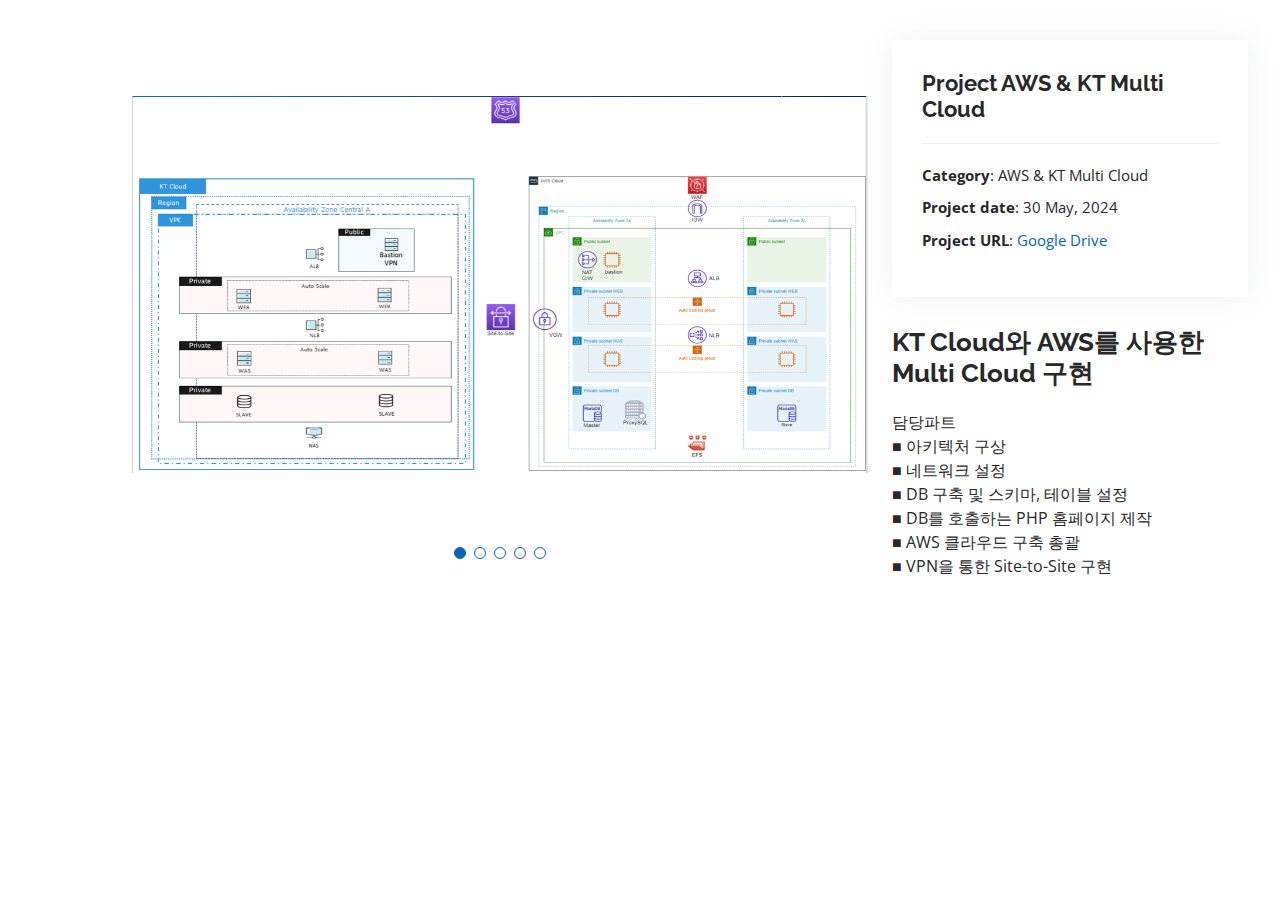
<file: portfolio-details_3.html>
<!DOCTYPE html>
<html lang="en">

<head>
  <meta charset="utf-8">
  <meta content="width=device-width, initial-scale=1.0" name="viewport">

  <title>Portfolio Details - Personal Bootstrap Template</title>
  <meta content="" name="description">
  <meta content="" name="keywords">

  <!-- Favicons -->
  <link href="assets/img/favicon.png" rel="icon">
  <link href="assets/img/apple-touch-icon.png" rel="apple-touch-icon">

  <!-- Google Fonts -->
  <link href="https://fonts.googleapis.com/css?family=Open+Sans:300,300i,400,400i,600,600i,700,700i|Raleway:300,300i,400,400i,500,500i,600,600i,700,700i|Poppins:300,300i,400,400i,500,500i,600,600i,700,700i" rel="stylesheet">

  <!-- Vendor CSS Files -->
  <link href="assets/vendor/aos/aos.css" rel="stylesheet">
  <link href="assets/vendor/bootstrap/css/bootstrap.min.css" rel="stylesheet">
  <link href="assets/vendor/bootstrap-icons/bootstrap-icons.css" rel="stylesheet">
  <link href="assets/vendor/boxicons/css/boxicons.min.css" rel="stylesheet">
  <link href="assets/vendor/glightbox/css/glightbox.min.css" rel="stylesheet">
  <link href="assets/vendor/swiper/swiper-bundle.min.css" rel="stylesheet">

  <!-- Template Main CSS File -->
  <link href="assets/css/style.css" rel="stylesheet">

  <!-- =======================================================
  * Template Name: MyResume
  * Template URL: https://bootstrapmade.com/free-html-bootstrap-template-my-resume/
  * Updated: Mar 17 2024 with Bootstrap v5.3.3
  * Author: BootstrapMade.com
  * License: https://bootstrapmade.com/license/
  ======================================================== -->
</head>

<body>

  <main id="main">

    <!-- ======= Portfolio Details Section ======= -->
    <section id="portfolio-details" class="portfolio-details">
      <div class="container">

        <div class="row gy-4">

          <div class="col-lg-8">
            <div class="portfolio-details-slider swiper">
              <div class="swiper-wrapper align-items-center">

                <div class="swiper-slide">
                  <img src="assets/img/portfolio/portfolio-7.png" alt="">
                </div>

                <div class="swiper-slide">
                  <img src="assets/img/portfolio/portfolio-8.png" alt="">
                </div>

                <div class="swiper-slide">
                  <img src="assets/img/portfolio/portfolio-details-8.png" alt="">
                </div>

                <div class="swiper-slide">
                  <img src="assets/img/portfolio/portfolio-details-9.png" alt="">
                </div>
                
                <div class="swiper-slide">
                  <img src="assets/img/portfolio/portfolio-details-10.png" alt="">
                </div>

              </div>
              <div class="swiper-pagination"></div>
            </div>
          </div>

          <div class="col-lg-4">
            <div class="portfolio-info">
              <h3>Project AWS & KT Multi Cloud</h3>
              <ul>
                <li><strong>Category</strong>: AWS & KT Multi Cloud</li>
                <li><strong>Project date</strong>: 30 May, 2024</li>
                <li><strong>Project URL</strong>: <a href="https://drive.google.com/drive/folders/1ZlAkQNlNJSiqh_J7Zqj05sHC0sLy98pp?usp=drive_link" target='_blank'>Google Drive</a></li>
              </ul>
            </div>
            <div class="portfolio-description">
              <h2>KT Cloud와 AWS를 사용한 Multi Cloud 구현</h2>
              <p>
                담당파트<br>
                ■ 아키텍처 구상<br>
                ■ 네트워크 설정<br>
                ■ DB 구축 및 스키마, 테이블 설정<br>
                ■ DB를 호출하는 PHP 홈페이지 제작<br>
                ■ AWS 클라우드 구축 총괄<br>
                ■ VPN을 통한 Site-to-Site 구현
              </p>
            </div>
          </div>

        </div>

      </div>
    </section><!-- End Portfolio Details Section -->

  </main><!-- End #main -->

  <div id="preloader"></div>
  <a href="#" class="back-to-top d-flex align-items-center justify-content-center"><i class="bi bi-arrow-up-short"></i></a>

  <!-- Vendor JS Files -->
  <script src="assets/vendor/purecounter/purecounter_vanilla.js"></script>
  <script src="assets/vendor/aos/aos.js"></script>
  <script src="assets/vendor/bootstrap/js/bootstrap.bundle.min.js"></script>
  <script src="assets/vendor/glightbox/js/glightbox.min.js"></script>
  <script src="assets/vendor/isotope-layout/isotope.pkgd.min.js"></script>
  <script src="assets/vendor/swiper/swiper-bundle.min.js"></script>
  <script src="assets/vendor/typed.js/typed.umd.js"></script>
  <script src="assets/vendor/waypoints/noframework.waypoints.js"></script>
  <script src="assets/vendor/php-email-form/validate.js"></script>

  <!-- Template Main JS File -->
  <script src="assets/js/main.js"></script>

</body>

</html>
</file>
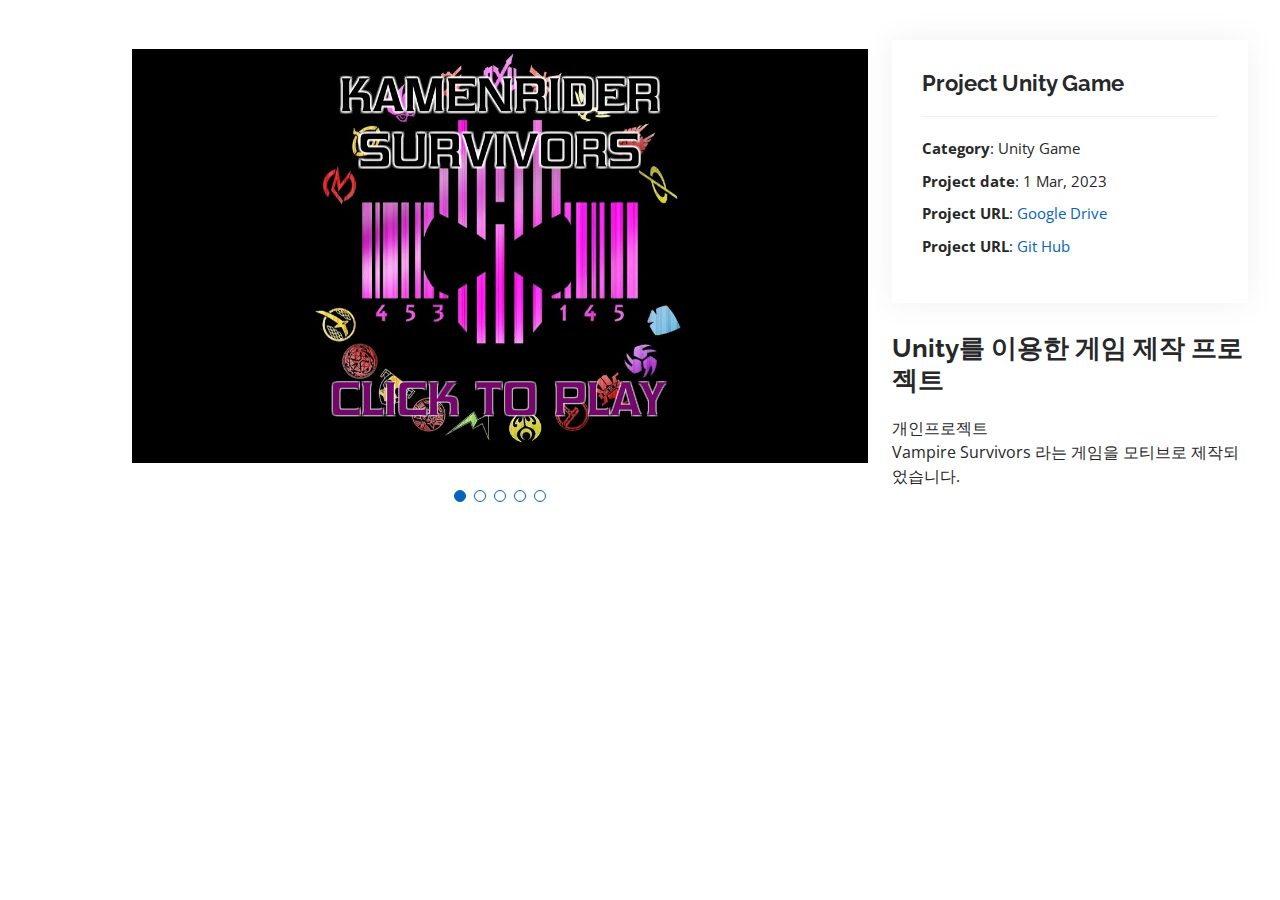
<file: portfolio-details_4.html>
<!DOCTYPE html>
<html lang="en">

<head>
  <meta charset="utf-8">
  <meta content="width=device-width, initial-scale=1.0" name="viewport">

  <title>Portfolio Details - Personal Bootstrap Template</title>
  <meta content="" name="description">
  <meta content="" name="keywords">

  <!-- Favicons -->
  <link href="assets/img/favicon.png" rel="icon">
  <link href="assets/img/apple-touch-icon.png" rel="apple-touch-icon">

  <!-- Google Fonts -->
  <link href="https://fonts.googleapis.com/css?family=Open+Sans:300,300i,400,400i,600,600i,700,700i|Raleway:300,300i,400,400i,500,500i,600,600i,700,700i|Poppins:300,300i,400,400i,500,500i,600,600i,700,700i" rel="stylesheet">

  <!-- Vendor CSS Files -->
  <link href="assets/vendor/aos/aos.css" rel="stylesheet">
  <link href="assets/vendor/bootstrap/css/bootstrap.min.css" rel="stylesheet">
  <link href="assets/vendor/bootstrap-icons/bootstrap-icons.css" rel="stylesheet">
  <link href="assets/vendor/boxicons/css/boxicons.min.css" rel="stylesheet">
  <link href="assets/vendor/glightbox/css/glightbox.min.css" rel="stylesheet">
  <link href="assets/vendor/swiper/swiper-bundle.min.css" rel="stylesheet">

  <!-- Template Main CSS File -->
  <link href="assets/css/style.css" rel="stylesheet">

  <!-- =======================================================
  * Template Name: MyResume
  * Template URL: https://bootstrapmade.com/free-html-bootstrap-template-my-resume/
  * Updated: Mar 17 2024 with Bootstrap v5.3.3
  * Author: BootstrapMade.com
  * License: https://bootstrapmade.com/license/
  ======================================================== -->
</head>

<body>

  <main id="main">

    <!-- ======= Portfolio Details Section ======= -->
    <section id="portfolio-details" class="portfolio-details">
      <div class="container">

        <div class="row gy-4">

          <div class="col-lg-8">
            <div class="portfolio-details-slider swiper">
              <div class="swiper-wrapper align-items-center">

                <div class="swiper-slide">
                  <img src="assets/img/portfolio/portfolio-9.png" alt="">
                </div>

                <div class="swiper-slide">
                  <img src="assets/img/portfolio/portfolio-details-11.png" alt="">
                </div>

                <div class="swiper-slide">
                  <img src="assets/img/portfolio/portfolio-details-12.png" alt="">
                </div>

                <div class="swiper-slide">
                  <img src="assets/img/portfolio/portfolio-details-13.png" alt="">
                </div>

                <div class="swiper-slide">
                  <img src="assets/img/portfolio/portfolio-details-14.png" alt="">
                </div>
                
              </div>
              <div class="swiper-pagination"></div>
            </div>
          </div>

          <div class="col-lg-4">
            <div class="portfolio-info">
              <h3>Project Unity Game</h3>
              <ul>
                <li><strong>Category</strong>: Unity Game</li>
                <li><strong>Project date</strong>: 1 Mar, 2023</li>
                <li><strong>Project URL</strong>: <a href="https://drive.google.com/drive/folders/1Y6pctO9QrdHtWXqIyESH-B9wCKs-Sz7l?usp=drive_link" target='_blank'>Google Drive</a></li>
                <li><strong>Project URL</strong>: <a href="https://github.com/LYMCreate/Kamenrider_Survivor" target='_blank'>Git Hub</a>
              </ul>
            </div>
            <div class="portfolio-description">
              <h2>Unity를 이용한 게임 제작 프로젝트</h2>
              <p>
                개인프로젝트<br>
                Vampire Survivors 라는 게임을 모티브로 제작되었습니다.<br>
              </p>
            </div>
          </div>

        </div>

      </div>
    </section><!-- End Portfolio Details Section -->

  </main><!-- End #main -->

  <div id="preloader"></div>
  <a href="#" class="back-to-top d-flex align-items-center justify-content-center"><i class="bi bi-arrow-up-short"></i></a>

  <!-- Vendor JS Files -->
  <script src="assets/vendor/purecounter/purecounter_vanilla.js"></script>
  <script src="assets/vendor/aos/aos.js"></script>
  <script src="assets/vendor/bootstrap/js/bootstrap.bundle.min.js"></script>
  <script src="assets/vendor/glightbox/js/glightbox.min.js"></script>
  <script src="assets/vendor/isotope-layout/isotope.pkgd.min.js"></script>
  <script src="assets/vendor/swiper/swiper-bundle.min.js"></script>
  <script src="assets/vendor/typed.js/typed.umd.js"></script>
  <script src="assets/vendor/waypoints/noframework.waypoints.js"></script>
  <script src="assets/vendor/php-email-form/validate.js"></script>

  <!-- Template Main JS File -->
  <script src="assets/js/main.js"></script>

</body>

</html>
</file>
<file: assets/css/style.css>
/**
* Template Name: MyResume
* Template URL: https://bootstrapmade.com/free-html-bootstrap-template-my-resume/
* Updated: Mar 17 2024 with Bootstrap v5.3.3
* Author: BootstrapMade.com
* License: https://bootstrapmade.com/license/
*/

/*--------------------------------------------------------------
# General
--------------------------------------------------------------*/
body {
  font-family: "Open Sans", sans-serif;
  color: #272829;
}

a {
  color: #0563bb;
  text-decoration: none;
}

a:hover {
  color: #067ded;
  text-decoration: none;
}

h1,
h2,
h3,
h4,
h5,
h6 {
  font-family: "Raleway", sans-serif;
}

/*--------------------------------------------------------------
# Back to top button
--------------------------------------------------------------*/
.back-to-top {
  position: fixed;
  visibility: hidden;
  opacity: 0;
  right: 15px;
  bottom: 15px;
  z-index: 996;
  background: #0563bb;
  width: 40px;
  height: 40px;
  border-radius: 50px;
  transition: all 0.4s;
}

.back-to-top i {
  font-size: 28px;
  color: #fff;
  line-height: 0;
}

.back-to-top:hover {
  background: #0678e3;
  color: #fff;
}

.back-to-top.active {
  visibility: visible;
  opacity: 1;
}

/*--------------------------------------------------------------
# Preloader
--------------------------------------------------------------*/
#preloader {
  position: fixed;
  top: 0;
  left: 0;
  right: 0;
  bottom: 0;
  z-index: 9999;
  overflow: hidden;
  background: #fff;
}

#preloader:before {
  content: "";
  position: fixed;
  top: calc(50% - 30px);
  left: calc(50% - 30px);
  border: 6px solid #0563bb;
  border-top-color: #fff;
  border-bottom-color: #fff;
  border-radius: 50%;
  width: 60px;
  height: 60px;
  animation: animate-preloader 1s linear infinite;
}

@keyframes animate-preloader {
  0% {
    transform: rotate(0deg);
  }

  100% {
    transform: rotate(360deg);
  }
}

/*--------------------------------------------------------------
# Disable aos animation delay on mobile devices
--------------------------------------------------------------*/
@media screen and (max-width: 768px) {
  [data-aos-delay] {
    transition-delay: 0 !important;
  }
}

/*--------------------------------------------------------------
# Header
--------------------------------------------------------------*/
#header {
  position: fixed;
  top: 0;
  left: 0;
  bottom: 0;
  z-index: 9997;
  transition: all 0.5s;
  padding: 15px;
  overflow-y: auto;
}

@media (max-width: 991px) {
  #header {
    width: 300px;
    background: #fff;
    border-right: 1px solid #e6e9ec;
    left: -300px;
  }
}

@media (min-width: 991px) {
  #main {
    margin-left: 100px;
  }
}

/*--------------------------------------------------------------
# Navigation Menu
--------------------------------------------------------------*/
/**
* Desktop Navigation 
*/
.nav-menu {
  padding: 0;
  display: block;
}

.nav-menu * {
  margin: 0;
  padding: 0;
  list-style: none;
}

.nav-menu>ul>li {
  position: relative;
  white-space: nowrap;
}

.nav-menu a,
.nav-menu a:focus {
  display: flex;
  align-items: center;
  color: #45505b;
  padding: 10px 18px;
  margin-bottom: 8px;
  transition: 0.3s;
  font-size: 15px;
  border-radius: 50px;
  background: #f2f3f5;
  height: 56px;
  width: 100%;
  overflow: hidden;
  transition: 0.3s;
}

.nav-menu a i,
.nav-menu a:focus i {
  font-size: 20px;
}

.nav-menu a span,
.nav-menu a:focus span {
  padding: 0 5px 0 7px;
  color: #45505b;
}

@media (min-width: 992px) {

  .nav-menu a,
  .nav-menu a:focus {
    width: 56px;
  }

  .nav-menu a span,
  .nav-menu a:focus span {
    display: none;
    color: #fff;
  }
}

.nav-menu a:hover,
.nav-menu .active,
.nav-menu .active:focus,
.nav-menu li:hover>a {
  color: #fff;
  background: #0563bb;
}

.nav-menu a:hover span,
.nav-menu .active span,
.nav-menu .active:focus span,
.nav-menu li:hover>a span {
  color: #fff;
}

.nav-menu a:hover,
.nav-menu li:hover>a {
  width: 100%;
  color: #fff;
}

.nav-menu a:hover span,
.nav-menu li:hover>a span {
  display: block;
}

/**
* Mobile Navigation 
*/
.mobile-nav-toggle {
  position: fixed;
  right: 10px;
  top: 10px;
  z-index: 9998;
  border: 0;
  background: none;
  font-size: 28px;
  transition: all 0.4s;
  outline: none !important;
  line-height: 0;
  cursor: pointer;
  border-radius: 50px;
  padding: 5px;
}

.mobile-nav-toggle i {
  color: #45505b;
}

.mobile-nav-active {
  overflow: hidden;
}

.mobile-nav-active #header {
  left: 0;
}

.mobile-nav-active .mobile-nav-toggle {
  color: #fff;
  background-color: #0563bb;
}

/*--------------------------------------------------------------
# Hero Section
--------------------------------------------------------------*/
#hero {
  width: 100%;
  height: 100vh;
  background: url("../img/hero-bg.gif") top right no-repeat;
  background-size: cover;
  position: relative;
}

@media (min-width: 992px) {
  #hero {
    padding-left: 160px;
  }
}

#hero:before {
  content: "";
  background: rgba(255, 255, 255, 0.8);
  position: absolute;
  bottom: 0;
  top: 0;
  left: 0;
  right: 0;
}

#hero h1 {
  margin: 0;
  font-size: 64px;
  font-weight: 700;
  line-height: 56px;
  color: #45505b;
}

#hero p {
  color: #45505b;
  margin: 15px 0 0 0;
  font-size: 26px;
  font-family: "Poppins", sans-serif;
}

#hero p span {
  color: #0563bb;
  letter-spacing: 1px;
}

#hero .social-links {
  margin-top: 30px;
}

#hero .social-links a {
  font-size: 24px;
  display: inline-block;
  color: #45505b;
  line-height: 1;
  margin-right: 20px;
  transition: 0.3s;
}

#hero .social-links a:hover {
  color: #0563bb;
}

@media (max-width: 992px) {
  #hero {
    text-align: center;
  }

  #hero h1 {
    font-size: 32px;
    line-height: 36px;
  }

  #hero p {
    margin-top: 10px;
    font-size: 20px;
    line-height: 24px;
  }
}

/*--------------------------------------------------------------
# Sections General
--------------------------------------------------------------*/
section {
  padding: 60px 0;
  overflow: hidden;
}

.section-title {
  text-align: center;
  padding-bottom: 30px;
}

.section-title h2 {
  font-size: 32px;
  font-weight: bold;
  text-transform: uppercase;
  margin-bottom: 20px;
  padding-bottom: 20px;
  position: relative;
  color: #45505b;
}

.section-title h2::before {
  content: "";
  position: absolute;
  display: block;
  width: 120px;
  height: 1px;
  background: #ddd;
  bottom: 1px;
  left: calc(50% - 60px);
}

.section-title h2::after {
  content: "";
  position: absolute;
  display: block;
  width: 40px;
  height: 3px;
  background: #0563bb;
  bottom: 0;
  left: calc(50% - 20px);
}

.section-title p {
  margin-bottom: 0;
}

/*--------------------------------------------------------------
# About
--------------------------------------------------------------*/
.about .content h3 {
  font-weight: 700;
  font-size: 26px;
  color: #728394;
}

.about .content ul {
  list-style: none;
  padding: 0;
}

.about .content ul li {
  margin-bottom: 20px;
  display: flex;
  align-items: top;
}

.about .content ul strong {
  margin-right: 10px;
}

.about .content ul i {
  font-size: 16px;
  margin-right: 5px;
  color: #0563bb;
  line-height: 0;
  margin-top: 5px;
}

.about .content p:last-child {
  margin-bottom: 0;
}

/*--------------------------------------------------------------
# Facts
--------------------------------------------------------------*/
.facts .count-box {
  padding: 30px 30px 25px 30px;
  margin-top: 30px;
  width: 100%;
  position: relative;
  text-align: center;
  background: #fff;
}

.facts .count-box i {
  position: absolute;
  top: -25px;
  left: 50%;
  transform: translateX(-50%);
  font-size: 24px;
  background: #0563bb;
  color: #fff;
  border-radius: 50px;
  display: inline-flex;
  align-items: center;
  justify-content: center;
  width: 48px;
  height: 48px;
}

.facts .count-box span {
  font-size: 36px;
  display: block;
  font-weight: 600;
  color: #011426;
}

.facts .count-box p {
  padding: 0;
  margin: 0;
  font-family: "Raleway", sans-serif;
  font-size: 14px;
}

/*--------------------------------------------------------------
# Akills
--------------------------------------------------------------*/
.skills .progress {
  height: 60px;
  display: block;
  background: none;
  border-radius: 0;
}

.skills .progress .skill {
  padding: 10px 0;
  margin: 0;
  text-transform: uppercase;
  display: block;
  font-weight: 600;
  font-family: "Poppins", sans-serif;
  color: #45505b;
}

.skills .progress .skill .val {
  float: right;
  font-style: normal;
}

.skills .progress-bar-wrap {
  background: #f2f3f5;
}

.skills .progress-bar {
  width: 1px;
  height: 10px;
  transition: 0.9s;
  background-color: #0563bb;
}

/*--------------------------------------------------------------
# Resume
--------------------------------------------------------------*/
.resume .resume-title {
  font-size: 26px;
  font-weight: 700;
  margin-top: 20px;
  margin-bottom: 20px;
  color: #45505b;
}

.resume .resume-item {
  padding: 0 0 20px 20px;
  margin-top: -2px;
  border-left: 2px solid #0563bb;
  position: relative;
}

.resume .resume-item h4 {
  line-height: 18px;
  font-size: 18px;
  font-weight: 600;
  text-transform: uppercase;
  font-family: "Poppins", sans-serif;
  color: #0563bb;
  margin-bottom: 10px;
}

.resume .resume-item h5 {
  font-size: 16px;
  background: #f7f8f9;
  padding: 5px 15px;
  display: inline-block;
  font-weight: 600;
  margin-bottom: 10px;
}

.resume .resume-item ul {
  padding-left: 20px;
}

.resume .resume-item ul li {
  padding-bottom: 10px;
}

.resume .resume-item:last-child {
  padding-bottom: 0;
}

.resume .resume-item::before {
  content: "";
  position: absolute;
  width: 16px;
  height: 16px;
  border-radius: 50px;
  left: -9px;
  top: 0;
  background: #fff;
  border: 2px solid #0563bb;
}

/*--------------------------------------------------------------
# Portfolio
--------------------------------------------------------------*/
.portfolio .portfolio-item {
  margin-bottom: 30px;
}

.portfolio #portfolio-flters {
  padding: 0;
  margin: 0 auto 25px auto;
  list-style: none;
  text-align: center;
  background: #fff;
  border-radius: 50px;
  padding: 2px 15px;
}

.portfolio #portfolio-flters li {
  cursor: pointer;
  display: inline-block;
  padding: 10px 15px;
  font-size: 14px;
  font-weight: 600;
  line-height: 1;
  text-transform: uppercase;
  color: #272829;
  margin-bottom: 5px;
  transition: all 0.3s ease-in-out;
}

.portfolio #portfolio-flters li:hover,
.portfolio #portfolio-flters li.filter-active {
  color: #0563bb;
}

.portfolio #portfolio-flters li:last-child {
  margin-right: 0;
}

.portfolio .portfolio-wrap {
  transition: 0.3s;
  position: relative;
  overflow: hidden;
  z-index: 1;
  background: rgba(69, 80, 91, 0.8);
}

.portfolio .portfolio-wrap::before {
  content: "";
  background: rgba(255, 255, 255, 0.7);
  position: absolute;
  left: 30px;
  right: 30px;
  top: 30px;
  bottom: 30px;
  transition: all ease-in-out 0.3s;
  z-index: 2;
  opacity: 0;
}

.portfolio .portfolio-wrap .portfolio-info {
  opacity: 0;
  position: absolute;
  top: 0;
  left: 0;
  right: 0;
  bottom: 0;
  text-align: center;
  z-index: 3;
  transition: all ease-in-out 0.3s;
  display: flex;
  flex-direction: column;
  justify-content: center;
  align-items: center;
}

.portfolio .portfolio-wrap .portfolio-info::before {
  display: block;
  content: "";
  width: 48px;
  height: 48px;
  position: absolute;
  top: 35px;
  left: 35px;
  border-top: 3px solid #d7dce1;
  border-left: 3px solid #d7dce1;
  transition: all 0.5s ease 0s;
  z-index: 9994;
}

.portfolio .portfolio-wrap .portfolio-info::after {
  display: block;
  content: "";
  width: 48px;
  height: 48px;
  position: absolute;
  bottom: 35px;
  right: 35px;
  border-bottom: 3px solid #d7dce1;
  border-right: 3px solid #d7dce1;
  transition: all 0.5s ease 0s;
  z-index: 9994;
}

.portfolio .portfolio-wrap .portfolio-info h4 {
  font-size: 20px;
  color: #45505b;
  font-weight: 600;
}

.portfolio .portfolio-wrap .portfolio-info p {
  color: #45505b;
  font-size: 14px;
  text-transform: uppercase;
  padding: 0;
  margin: 0;
}

.portfolio .portfolio-wrap .portfolio-links {
  text-align: center;
  z-index: 4;
}

.portfolio .portfolio-wrap .portfolio-links a {
  color: #45505b;
  margin: 0 2px;
  font-size: 28px;
  display: inline-block;
  transition: 0.3s;
}

.portfolio .portfolio-wrap .portfolio-links a:hover {
  color: #148af9;
}

.portfolio .portfolio-wrap:hover::before {
  top: 0;
  left: 0;
  right: 0;
  bottom: 0;
  opacity: 1;
}

.portfolio .portfolio-wrap:hover .portfolio-info {
  opacity: 1;
}

.portfolio .portfolio-wrap:hover .portfolio-info::before {
  top: 15px;
  left: 15px;
}

.portfolio .portfolio-wrap:hover .portfolio-info::after {
  bottom: 15px;
  right: 15px;
}

/*--------------------------------------------------------------
# Portfolio Details
--------------------------------------------------------------*/
.portfolio-details {
  padding-top: 40px;
}

.portfolio-details .portfolio-details-slider img {
  width: 100%;
}

.portfolio-details .portfolio-details-slider .swiper-pagination {
  margin-top: 20px;
  position: relative;
}

.portfolio-details .portfolio-details-slider .swiper-pagination .swiper-pagination-bullet {
  width: 12px;
  height: 12px;
  background-color: #fff;
  opacity: 1;
  border: 1px solid #0563bb;
}

.portfolio-details .portfolio-details-slider .swiper-pagination .swiper-pagination-bullet-active {
  background-color: #0563bb;
}

.portfolio-details .portfolio-info {
  padding: 30px;
  box-shadow: 0px 0 30px rgba(69, 80, 91, 0.08);
}

.portfolio-details .portfolio-info h3 {
  font-size: 22px;
  font-weight: 700;
  margin-bottom: 20px;
  padding-bottom: 20px;
  border-bottom: 1px solid #eee;
}

.portfolio-details .portfolio-info ul {
  list-style: none;
  padding: 0;
  font-size: 15px;
}

.portfolio-details .portfolio-info ul li+li {
  margin-top: 10px;
}

.portfolio-details .portfolio-description {
  padding-top: 30px;
}

.portfolio-details .portfolio-description h2 {
  font-size: 26px;
  font-weight: 700;
  margin-bottom: 20px;
}

.portfolio-details .portfolio-description p {
  padding: 0;
}

/*--------------------------------------------------------------
# Services
--------------------------------------------------------------*/
.services .icon-box {
  text-align: center;
  padding: 70px 20px 80px 20px;
  transition: all ease-in-out 0.3s;
  background: #fff;
  box-shadow: 0px 5px 90px 0px rgba(110, 123, 131, 0.05);
}

.services .icon-box .icon {
  margin: 0 auto;
  width: 100px;
  height: 100px;
  display: flex;
  align-items: center;
  justify-content: center;
  transition: ease-in-out 0.3s;
  position: relative;
}

.services .icon-box .icon i {
  font-size: 36px;
  transition: 0.5s;
  position: relative;
}

.services .icon-box .icon svg {
  position: absolute;
  top: 0;
  left: 0;
}

.services .icon-box .icon svg path {
  transition: 0.5s;
  fill: #f5f5f5;
}

.services .icon-box h4 {
  font-weight: 600;
  margin: 10px 0 15px 0;
  font-size: 22px;
}

.services .icon-box h4 a {
  color: #45505b;
  transition: ease-in-out 0.3s;
}

.services .icon-box p {
  line-height: 24px;
  font-size: 14px;
  margin-bottom: 0;
}

.services .icon-box:hover {
  border-color: #fff;
  box-shadow: 0px 0 35px 0 rgba(0, 0, 0, 0.08);
}

.services .iconbox-blue i {
  color: #47aeff;
}

.services .iconbox-blue:hover .icon i {
  color: #fff;
}

.services .iconbox-blue:hover .icon path {
  fill: #47aeff;
}

.services .iconbox-orange i {
  color: #ffa76e;
}

.services .iconbox-orange:hover .icon i {
  color: #fff;
}

.services .iconbox-orange:hover .icon path {
  fill: #ffa76e;
}

.services .iconbox-pink i {
  color: #e80368;
}

.services .iconbox-pink:hover .icon i {
  color: #fff;
}

.services .iconbox-pink:hover .icon path {
  fill: #e80368;
}

.services .iconbox-yellow i {
  color: #ffbb2c;
}

.services .iconbox-yellow:hover .icon i {
  color: #fff;
}

.services .iconbox-yellow:hover .icon path {
  fill: #ffbb2c;
}

.services .iconbox-red i {
  color: #ff5828;
}

.services .iconbox-red:hover .icon i {
  color: #fff;
}

.services .iconbox-red:hover .icon path {
  fill: #ff5828;
}

.services .iconbox-teal i {
  color: #11dbcf;
}

.services .iconbox-teal:hover .icon i {
  color: #fff;
}

.services .iconbox-teal:hover .icon path {
  fill: #11dbcf;
}

/*--------------------------------------------------------------
# Testimonials
--------------------------------------------------------------*/
.testimonials .section-header {
  margin-bottom: 40px;
}

.testimonials .testimonials-carousel,
.testimonials .testimonials-slider {
  overflow: hidden;
}

.testimonials .testimonial-item {
  text-align: center;
}

.testimonials .testimonial-item .testimonial-img {
  width: 120px;
  border-radius: 50%;
  border: 4px solid #fff;
  margin: 0 auto;
}

.testimonials .testimonial-item h3 {
  font-size: 20px;
  font-weight: bold;
  margin: 10px 0 5px 0;
  color: #111;
}

.testimonials .testimonial-item h4 {
  font-size: 14px;
  color: #999;
  margin: 0 0 15px 0;
}

.testimonials .testimonial-item .quote-icon-left,
.testimonials .testimonial-item .quote-icon-right {
  color: #90c8fc;
  font-size: 26px;
}

.testimonials .testimonial-item .quote-icon-left {
  display: inline-block;
  left: -5px;
  position: relative;
}

.testimonials .testimonial-item .quote-icon-right {
  display: inline-block;
  right: -5px;
  position: relative;
  top: 10px;
}

.testimonials .testimonial-item p {
  font-style: italic;
  margin: 0 auto 15px auto;
}

.testimonials .swiper-pagination {
  margin-top: 20px;
  position: relative;
}

.testimonials .swiper-pagination .swiper-pagination-bullet {
  width: 12px;
  height: 12px;
  background-color: #fff;
  opacity: 1;
  border: 1px solid #0563bb;
}

.testimonials .swiper-pagination .swiper-pagination-bullet-active {
  background-color: #0563bb;
}

@media (min-width: 992px) {
  .testimonials .testimonial-item p {
    width: 80%;
  }
}

/*--------------------------------------------------------------
# Contact
--------------------------------------------------------------*/
.contact .info {
  width: 100%;
  background: #fff;
}

.contact .info i {
  font-size: 20px;
  color: #0563bb;
  float: left;
  width: 44px;
  height: 44px;
  background: #eef7ff;
  display: flex;
  justify-content: center;
  align-items: center;
  border-radius: 50px;
  transition: all 0.3s ease-in-out;
}

.contact .info h4 {
  padding: 0 0 0 60px;
  font-size: 22px;
  font-weight: 600;
  margin-bottom: 5px;
  color: #45505b;
}

.contact .info p {
  padding: 0 0 0 60px;
  margin-bottom: 0;
  font-size: 14px;
  color: #728394;
}

.contact .info .email,
.contact .info .phone {
  margin-top: 40px;
}

.contact .info .email:hover i,
.contact .info .address:hover i,
.contact .info .phone:hover i {
  background: #0563bb;
  color: #fff;
}

.contact .php-email-form {
  width: 100%;
  background: #fff;
}

.contact .php-email-form .form-group {
  padding-bottom: 8px;
}

.contact .php-email-form .error-message {
  display: none;
  color: #fff;
  background: #ed3c0d;
  text-align: left;
  padding: 15px;
  font-weight: 600;
}

.contact .php-email-form .error-message br+br {
  margin-top: 25px;
}

.contact .php-email-form .sent-message {
  display: none;
  color: #fff;
  background: #18d26e;
  text-align: center;
  padding: 15px;
  font-weight: 600;
}

.contact .php-email-form .loading {
  display: none;
  background: #fff;
  text-align: center;
  padding: 15px;
}

.contact .php-email-form .loading:before {
  content: "";
  display: inline-block;
  border-radius: 50%;
  width: 24px;
  height: 24px;
  margin: 0 10px -6px 0;
  border: 3px solid #18d26e;
  border-top-color: #eee;
  animation: animate-loading 1s linear infinite;
}

.contact .php-email-form input,
.contact .php-email-form textarea {
  border-radius: 4px;
  box-shadow: none;
  font-size: 14px;
}

.contact .php-email-form input[type=text],
.contact .php-email-form input[type=email] {
  height: 44px;
}

.contact .php-email-form textarea {
  padding: 10px 12px;
}

.contact .php-email-form button[type=submit] {
  background: #0563bb;
  border: 0;
  padding: 10px 35px;
  color: #fff;
  transition: 0.4s;
  border-radius: 50px;
}

.contact .php-email-form button[type=submit]:hover {
  background: #0678e3;
}

@keyframes animate-loading {
  0% {
    transform: rotate(0deg);
  }

  100% {
    transform: rotate(360deg);
  }
}

/*--------------------------------------------------------------
# Footer
--------------------------------------------------------------*/
#footer {
  background: #f7f8f9;
  color: #45505b;
  font-size: 14px;
  text-align: center;
  padding: 30px 0;
}

#footer h3 {
  font-size: 36px;
  font-weight: 700;
  position: relative;
  font-family: "Poppins", sans-serif;
  padding: 0;
  margin: 0 0 15px 0;
}

#footer p {
  font-size: 15;
  font-style: italic;
  padding: 0;
  margin: 0 0 40px 0;
}

#footer .social-links {
  margin: 0 0 40px 0;
}

#footer .social-links a {
  font-size: 18px;
  display: inline-block;
  background: #0563bb;
  color: #fff;
  line-height: 1;
  padding: 8px 0;
  margin-right: 4px;
  border-radius: 50%;
  text-align: center;
  width: 36px;
  height: 36px;
  transition: 0.3s;
}

#footer .social-links a:hover {
  background: #0678e3;
  color: #fff;
  text-decoration: none;
}

#footer .copyright {
  margin: 0 0 5px 0;
}

#footer .credits {
  font-size: 13px;
}
</file>
